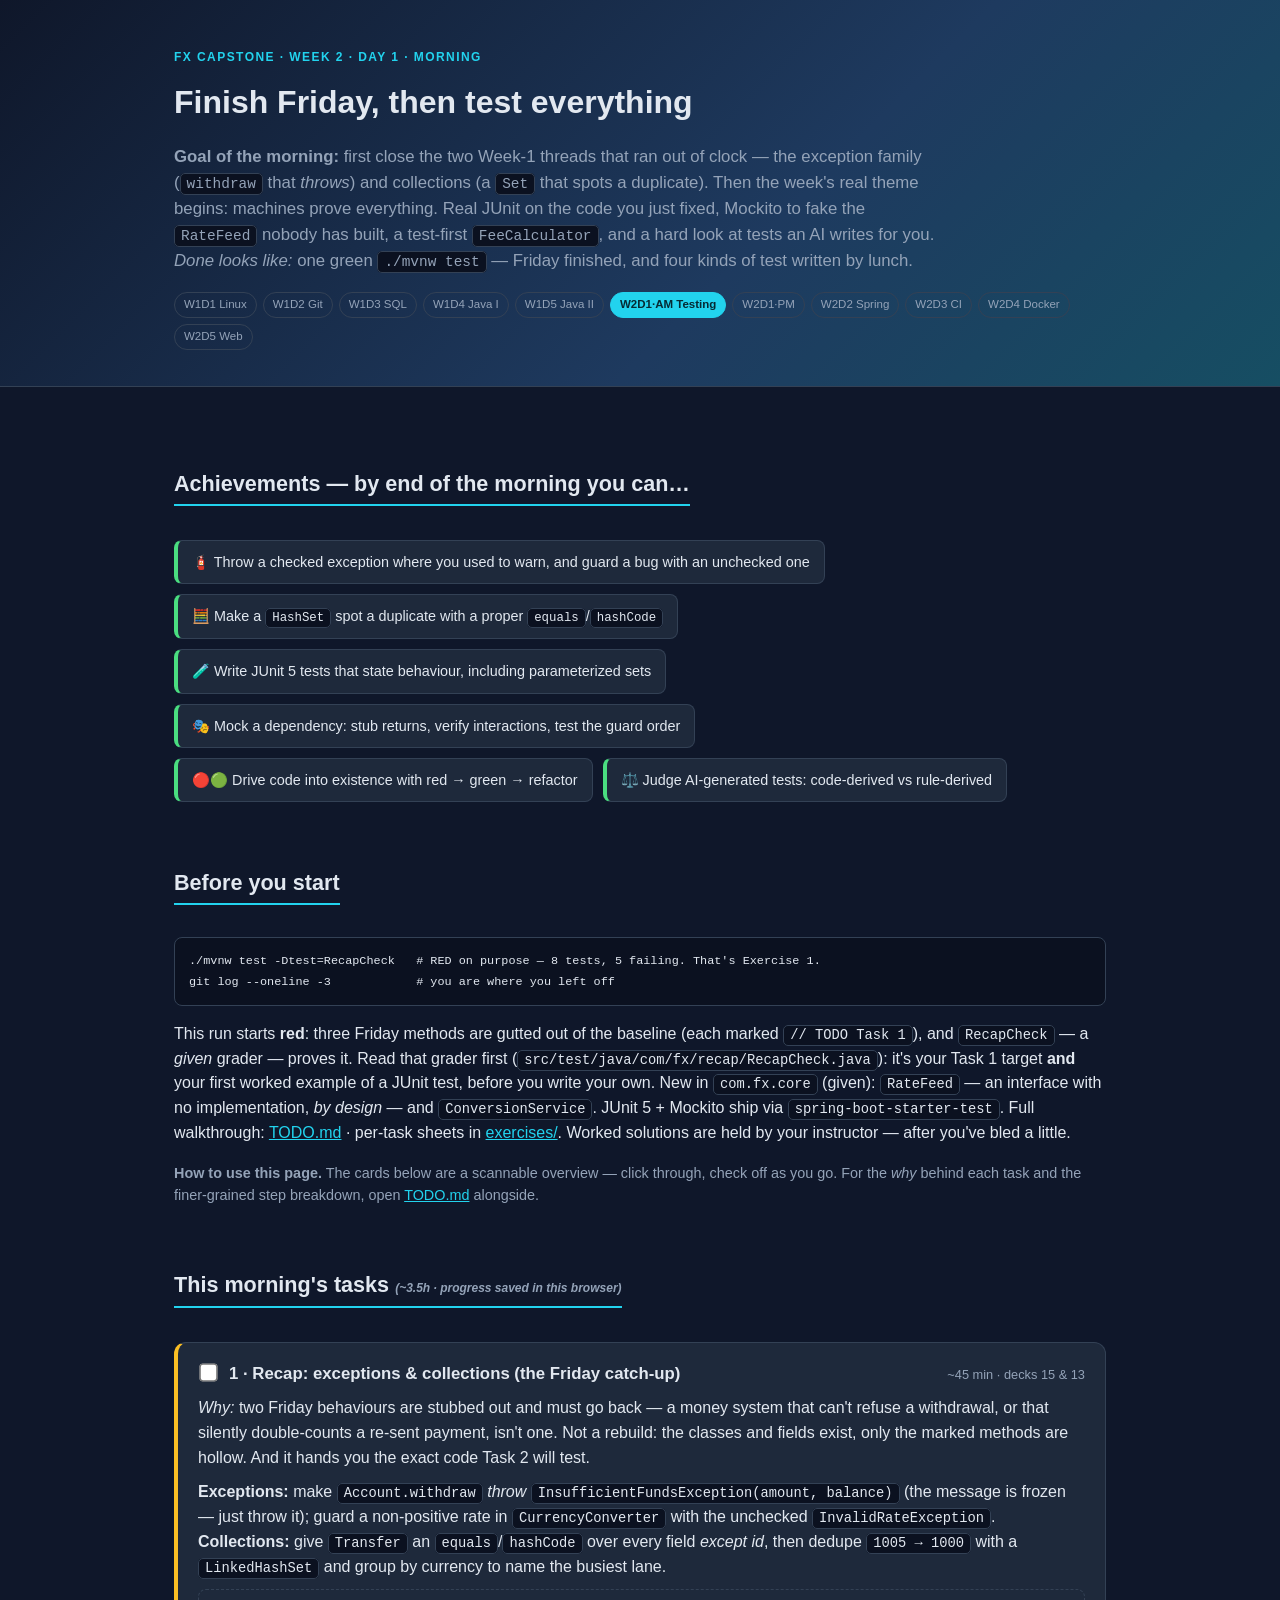
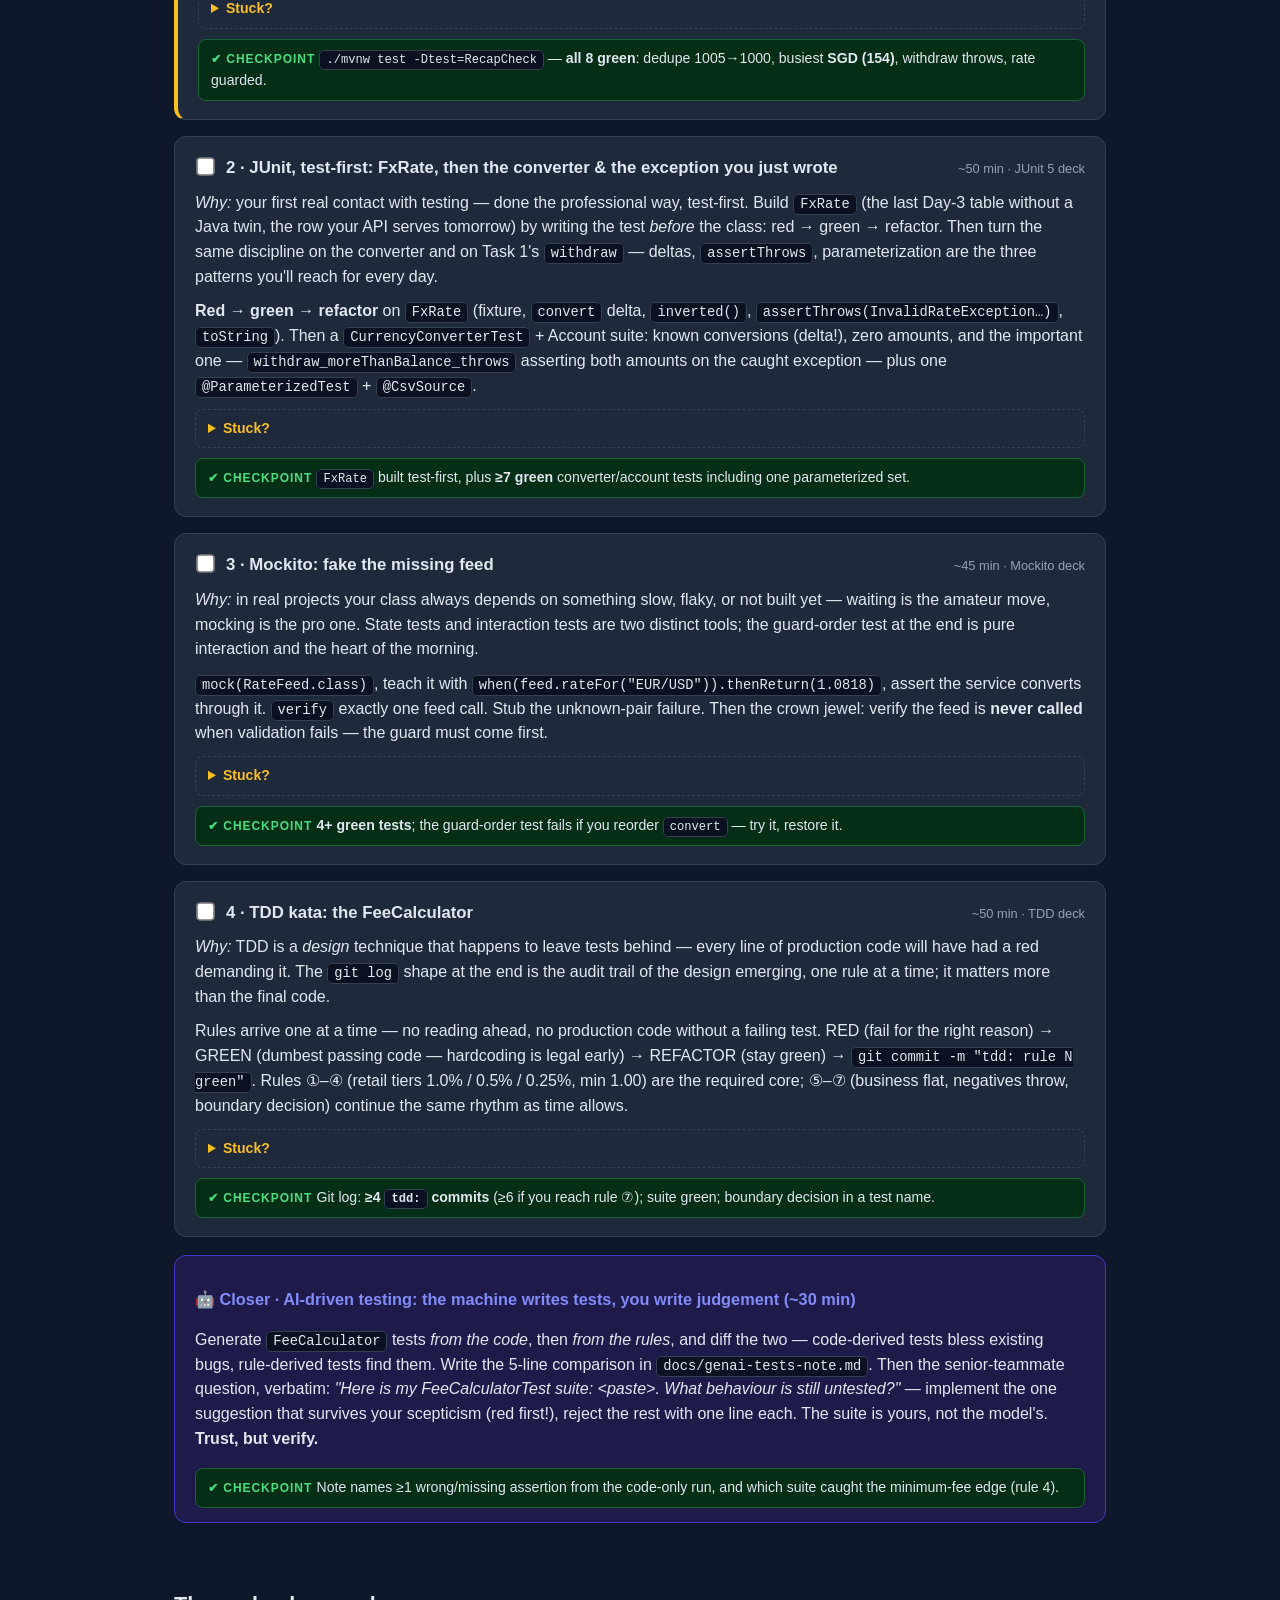
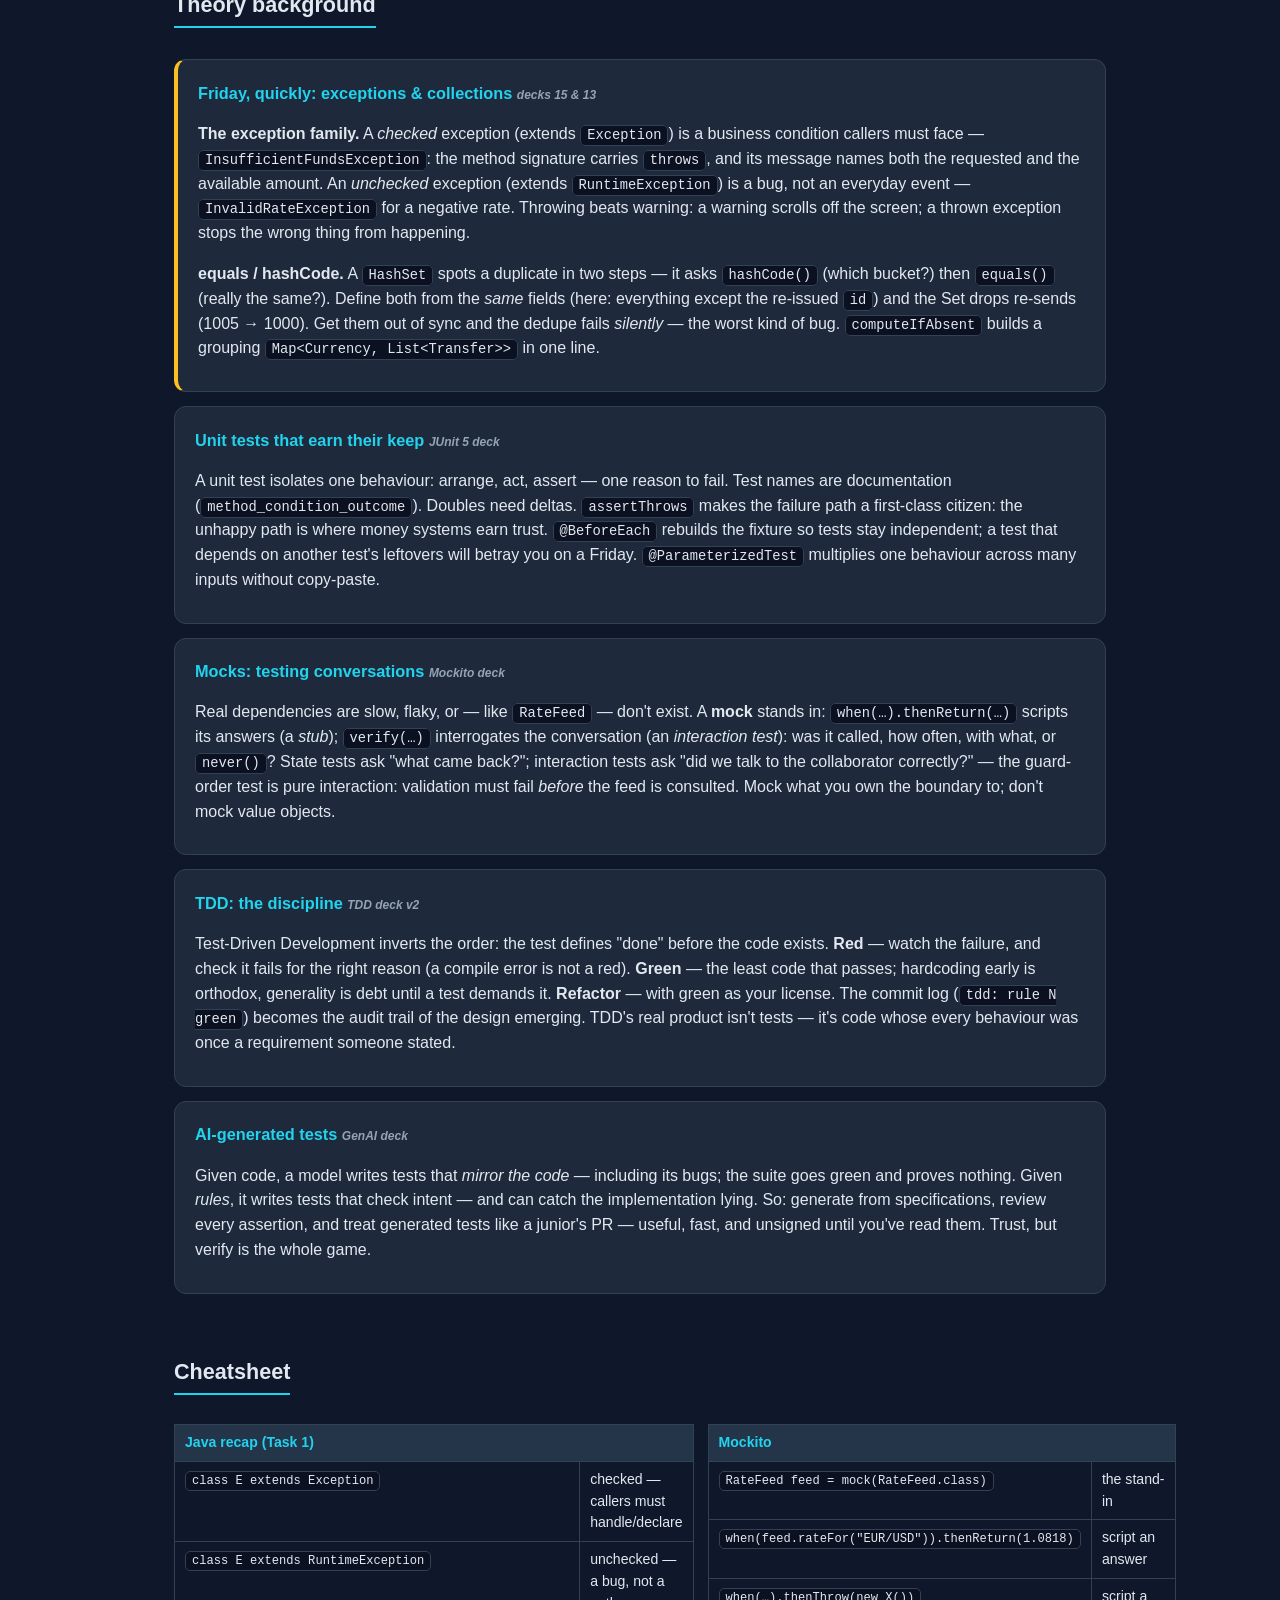
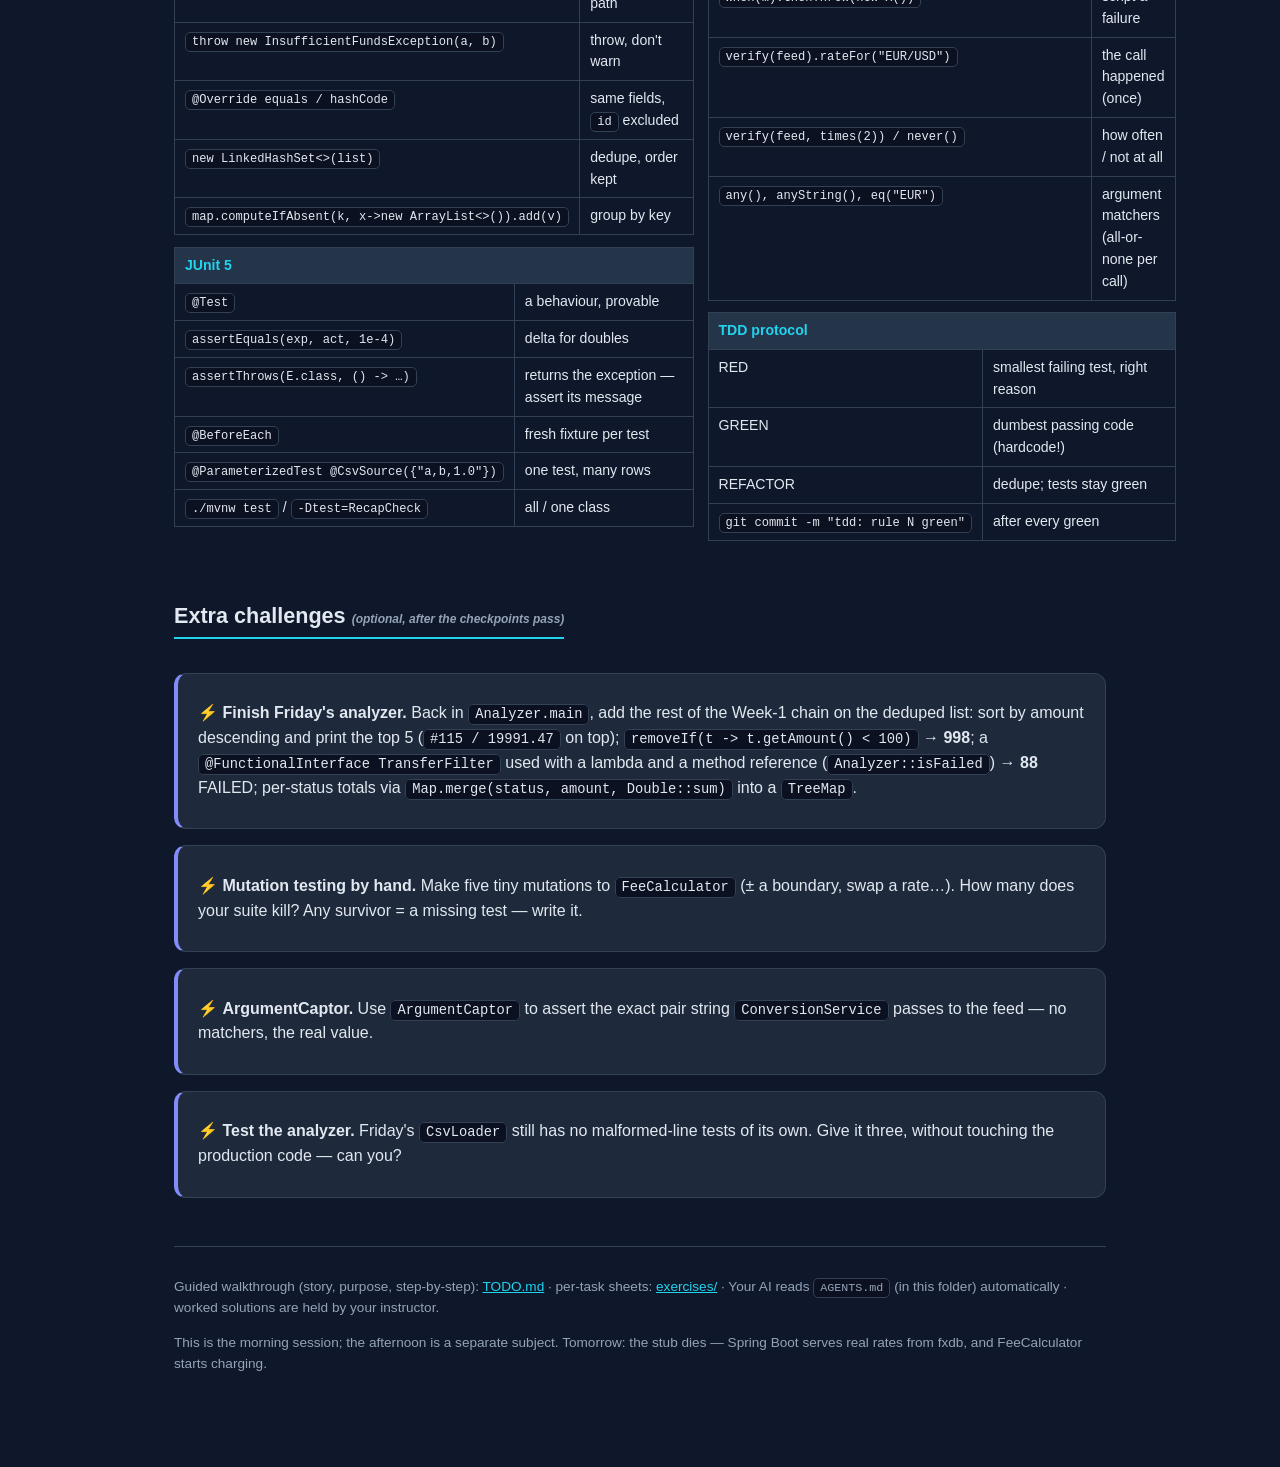
<file: index.html>
<!DOCTYPE html>
<html lang="en">
<head>
<meta charset="UTF-8">
<meta name="viewport" content="width=device-width, initial-scale=1.0">
<title>FX Capstone · W2D1 morning — recap, then JUnit/Mockito/TDD</title>
<style>
  :root{
    --bg:#0f172a; --panel:#1e293b; --panel2:#243449; --ink:#e2e8f0; --muted:#94a3b8;
    --accent:#22d3ee; --accent2:#818cf8; --good:#4ade80; --warn:#fbbf24; --code:#0b1120;
    --border:#334155;
  }
  *{box-sizing:border-box}
  body{margin:0;font-family:-apple-system,BlinkMacSystemFont,"Segoe UI",Roboto,Helvetica,Arial,sans-serif;
       background:var(--bg);color:var(--ink);line-height:1.55}
  .wrap{max-width:980px;margin:0 auto;padding:0 24px 80px}
  header.hero{background:linear-gradient(135deg,#0f172a 0%,#1e3a5f 60%,#164e63 100%);
       border-bottom:1px solid var(--border);padding:48px 0 36px;margin-bottom:32px}
  .hero .wrap{padding-bottom:0}
  .crumb{color:var(--accent);font-weight:600;letter-spacing:.12em;text-transform:uppercase;font-size:.75rem}
  h1{font-size:2rem;margin:.35em 0 .2em}
  .goal{color:var(--muted);max-width:46em;font-size:1.05rem}
  .daynav{display:flex;gap:6px;flex-wrap:wrap;margin-top:18px}
  .daynav span{font-size:.72rem;padding:3px 9px;border-radius:99px;border:1px solid var(--border);color:var(--muted)}
  .daynav span.here{background:var(--accent);color:#062a33;border-color:var(--accent);font-weight:700}
  h2{font-size:1.35rem;border-bottom:2px solid var(--accent);display:inline-block;padding-bottom:4px;margin-top:2.2em}
  h3{color:var(--accent);font-size:1.02rem;margin-bottom:.35em}
  .badges{display:flex;flex-wrap:wrap;gap:10px;padding:0;list-style:none}
  .badges li{background:var(--panel);border:1px solid var(--border);border-left:4px solid var(--good);
       border-radius:8px;padding:10px 14px;font-size:.9rem}
  .task{background:var(--panel);border:1px solid var(--border);border-radius:12px;padding:18px 20px;margin:16px 0}
  .task .thead{display:flex;align-items:baseline;gap:12px}
  .task input[type=checkbox]{transform:scale(1.4);accent-color:var(--accent);margin-right:2px}
  .task .tt{font-weight:700;font-size:1.05rem}
  .task .meta{color:var(--muted);font-size:.8rem;margin-left:auto;white-space:nowrap}
  .task p, .task ol{margin:.6em 0}
  .task ol{padding-left:1.3em}
  .task li{margin:.3em 0}
  .checkpoint{background:#052e16;border:1px solid #166534;border-radius:8px;padding:8px 12px;
       font-size:.88rem;margin-top:10px}
  .checkpoint::before{content:"✔ CHECKPOINT  ";color:var(--good);font-weight:700;font-size:.75rem;letter-spacing:.08em}
  details.hint{margin-top:10px;border:1px dashed var(--border);border-radius:8px;padding:8px 12px;font-size:.88rem}
  details.hint summary{cursor:pointer;color:var(--warn);font-weight:600}
  code,pre{font-family:ui-monospace,SFMono-Regular,Menlo,monospace;font-size:.86em}
  code{background:var(--code);padding:2px 6px;border-radius:5px;border:1px solid var(--border)}
  pre{background:var(--code);border:1px solid var(--border);border-radius:8px;padding:12px 14px;overflow-x:auto}
  pre code{background:none;border:none;padding:0}
  table{border-collapse:collapse;width:100%;margin:.8em 0;font-size:.88rem}
  th,td{border:1px solid var(--border);padding:7px 10px;text-align:left;vertical-align:top}
  th{background:var(--panel2);color:var(--accent)}
  td code{white-space:nowrap}
  .theory{background:var(--panel);border:1px solid var(--border);border-radius:12px;padding:4px 20px 14px;margin:14px 0}
  .deck{color:var(--muted);font-size:.75rem;font-style:italic}
  .xtra{border-left:4px solid var(--accent2)}
  .recap{border-left:4px solid var(--warn)}
  .genai{background:#1e1b4b;border:1px solid #4338ca;border-radius:12px;padding:14px 20px;margin:18px 0}
  .genai h3{color:var(--accent2)}
  footer{margin-top:48px;border-top:1px solid var(--border);padding-top:16px;color:var(--muted);font-size:.85rem}
  a{color:var(--accent)}
  .cols{display:grid;grid-template-columns:1fr 1fr;gap:14px}
  @media(max-width:800px){.cols{grid-template-columns:1fr}}
</style>
</head>
<body>
<header class="hero"><div class="wrap">
  <div class="crumb">FX Capstone · Week 2 · Day 1 · Morning</div>
  <h1>Finish Friday, then test everything</h1>
  <p class="goal"><strong>Goal of the morning:</strong> first close the two Week-1 threads that ran out of
  clock — the exception family (<code>withdraw</code> that <em>throws</em>) and collections (a <code>Set</code>
  that spots a duplicate). Then the week's real theme begins: machines prove everything. Real JUnit on the
  code you just fixed, Mockito to fake the <code>RateFeed</code> nobody has built, a test-first
  <code>FeeCalculator</code>, and a hard look at tests an AI writes for you. <em>Done looks like:</em> one green
  <code>./mvnw test</code> — Friday finished, and four kinds of test written by lunch.</p>
  <div class="daynav"><span>W1D1 Linux</span><span>W1D2 Git</span><span>W1D3 SQL</span><span>W1D4 Java I</span><span>W1D5 Java II</span><span class="here">W2D1·AM Testing</span><span>W2D1·PM</span><span>W2D2 Spring</span><span>W2D3 CI</span><span>W2D4 Docker</span><span>W2D5 Web</span></div>
</div></header>
<div class="wrap">

<h2>Achievements — by end of the morning you can…</h2>
<ul class="badges">
  <li>🧯 Throw a checked exception where you used to warn, and guard a bug with an unchecked one</li>
  <li>🧮 Make a <code>HashSet</code> spot a duplicate with a proper <code>equals</code>/<code>hashCode</code></li>
  <li>🧪 Write JUnit 5 tests that state behaviour, including parameterized sets</li>
  <li>🎭 Mock a dependency: stub returns, verify interactions, test the guard order</li>
  <li>🔴🟢 Drive code into existence with red → green → refactor</li>
  <li>⚖️ Judge AI-generated tests: code-derived vs rule-derived</li>
</ul>

<h2>Before you start</h2>
<pre><code>./mvnw test -Dtest=RecapCheck   # RED on purpose — 8 tests, 5 failing. That's Exercise 1.
git log --oneline -3            # you are where you left off</code></pre>
<p>This run starts <strong>red</strong>: three Friday methods are gutted out of the baseline (each marked
<code>// TODO Task 1</code>), and <code>RecapCheck</code> — a <em>given</em> grader — proves it. Read that grader
first (<code>src/test/java/com/fx/recap/RecapCheck.java</code>): it's your Task 1 target <strong>and</strong> your
first worked example of a JUnit test, before you write your own. New in <code>com.fx.core</code> (given):
<code>RateFeed</code> — an interface with no implementation, <em>by design</em> — and <code>ConversionService</code>.
JUnit 5 + Mockito ship via <code>spring-boot-starter-test</code>. Full walkthrough: <a href="TODO.md">TODO.md</a> ·
per-task sheets in <a href="exercises/">exercises/</a>. Worked solutions are held by your instructor —
after you've bled a little.</p>
<p style="color:var(--muted);font-size:.9rem"><strong>How to use this page.</strong> The cards below are a
scannable overview — click through, check off as you go. For the <em>why</em> behind each task and the
finer-grained step breakdown, open <a href="TODO.md">TODO.md</a> alongside.</p>

<h2>This morning's tasks <span class="deck">(~3.5h · progress saved in this browser)</span></h2>

<div class="task recap"><div class="thead"><input type="checkbox" data-k="w2d1mt1"><span class="tt">1 · Recap: exceptions &amp; collections (the Friday catch-up)</span><span class="meta">~45 min · decks 15 &amp; 13</span></div>
  <p><em>Why:</em> two Friday behaviours are stubbed out and must go back — a money system that can't refuse a
  withdrawal, or that silently double-counts a re-sent payment, isn't one. Not a rebuild: the classes and
  fields exist, only the marked methods are hollow. And it hands you the exact code Task 2 will test.</p>
  <p><strong>Exceptions:</strong> make <code>Account.withdraw</code> <em>throw</em>
  <code>InsufficientFundsException(amount, balance)</code> (the message is frozen — just throw it); guard a
  non-positive rate in <code>CurrencyConverter</code> with the unchecked <code>InvalidRateException</code>.
  <strong>Collections:</strong> give <code>Transfer</code> an <code>equals</code>/<code>hashCode</code> over
  every field <em>except id</em>, then dedupe <code>1005 → 1000</code> with a <code>LinkedHashSet</code> and
  group by currency to name the busiest lane.</p>
  <details class="hint"><summary>Stuck?</summary><code>equals</code> and <code>hashCode</code> must list the
  <em>same</em> fields: <code>Objects.hash(fromAccount, toAccount, amount, currency, executedAt, status)</code>.
  Include <code>id</code> by mistake and 1005 survives.</details>
  <div class="checkpoint"><code>./mvnw test -Dtest=RecapCheck</code> — <strong>all 8 green</strong>: dedupe 1005→1000, busiest <strong>SGD (154)</strong>, withdraw throws, rate guarded.</div>
</div>

<div class="task"><div class="thead"><input type="checkbox" data-k="w2d1mt2"><span class="tt">2 · JUnit, test-first: FxRate, then the converter &amp; the exception you just wrote</span><span class="meta">~50 min · JUnit 5 deck</span></div>
  <p><em>Why:</em> your first real contact with testing — done the professional way, test-first. Build
  <code>FxRate</code> (the last Day-3 table without a Java twin, the row your API serves tomorrow) by writing
  the test <em>before</em> the class: red → green → refactor. Then turn the same discipline on the converter and
  on Task 1's <code>withdraw</code> — deltas, <code>assertThrows</code>, parameterization are the three patterns
  you'll reach for every day.</p>
  <p><strong>Red → green → refactor</strong> on <code>FxRate</code> (fixture, <code>convert</code> delta,
  <code>inverted()</code>, <code>assertThrows(InvalidRateException…)</code>, <code>toString</code>). Then a
  <code>CurrencyConverterTest</code> + Account suite: known conversions (delta!), zero amounts, and the important
  one — <code>withdraw_moreThanBalance_throws</code> asserting both amounts on the caught exception — plus one
  <code>@ParameterizedTest</code> + <code>@CsvSource</code>.</p>
  <details class="hint"><summary>Stuck?</summary>Parameterized shape: <code>@CsvSource({"100,1.10,110.0", …})</code>
  with matching method parameters. Assert the exception message via the returned exception object.</details>
  <div class="checkpoint"><code>FxRate</code> built test-first, plus <strong>≥7 green</strong> converter/account tests including one parameterized set.</div>
</div>

<div class="task"><div class="thead"><input type="checkbox" data-k="w2d1mt3"><span class="tt">3 · Mockito: fake the missing feed</span><span class="meta">~45 min · Mockito deck</span></div>
  <p><em>Why:</em> in real projects your class always depends on something slow, flaky, or not built yet —
  waiting is the amateur move, mocking is the pro one. State tests and interaction tests are two distinct
  tools; the guard-order test at the end is pure interaction and the heart of the morning.</p>
  <p><code>mock(RateFeed.class)</code>, teach it with <code>when(feed.rateFor("EUR/USD")).thenReturn(1.0818)</code>,
  assert the service converts through it. <code>verify</code> exactly one feed call. Stub the unknown-pair failure.
  Then the crown jewel: verify the feed is <strong>never called</strong> when validation fails — the guard
  must come first.</p>
  <details class="hint"><summary>Stuck?</summary><code>verify(feed, never()).rateFor(anyString())</code> after a
  call that fails validation. A stub answers questions; a verify asks "did the conversation happen as designed?"</details>
  <div class="checkpoint"><strong>4+ green tests</strong>; the guard-order test fails if you reorder <code>convert</code> — try it, restore it.</div>
</div>

<div class="task"><div class="thead"><input type="checkbox" data-k="w2d1mt4"><span class="tt">4 · TDD kata: the FeeCalculator</span><span class="meta">~50 min · TDD deck</span></div>
  <p><em>Why:</em> TDD is a <em>design</em> technique that happens to leave tests behind — every line of
  production code will have had a red demanding it. The <code>git log</code> shape at the end is the audit
  trail of the design emerging, one rule at a time; it matters more than the final code.</p>
  <p>Rules arrive one at a time — no reading ahead, no production code without a failing test.
  RED (fail for the right reason) → GREEN (dumbest passing code — hardcoding is legal early) →
  REFACTOR (stay green) → <code>git commit -m "tdd: rule N green"</code>. Rules ①–④ (retail tiers
  1.0% / 0.5% / 0.25%, min 1.00) are the required core; ⑤–⑦ (business flat, negatives throw,
  boundary decision) continue the same rhythm as time allows.</p>
  <details class="hint"><summary>Stuck?</summary>If rule 1 is "&lt;1,000 → 1.0%", then <code>return amount *
  0.01;</code> is a <em>correct</em> green. Resist generality until a test demands it — that's the discipline,
  not a shortcut.</details>
  <div class="checkpoint">Git log: <strong>≥4 <code>tdd:</code> commits</strong> (≥6 if you reach rule ⑦); suite green; boundary decision in a test name.</div>
</div>

<div class="genai"><h3>🤖 Closer · AI-driven testing: the machine writes tests, you write judgement (~30 min)</h3>
  <p>Generate <code>FeeCalculator</code> tests <em>from the code</em>, then <em>from the rules</em>, and diff the
  two — code-derived tests bless existing bugs, rule-derived tests find them. Write the 5-line comparison in
  <code>docs/genai-tests-note.md</code>. Then the senior-teammate question, verbatim: <em>"Here is my
  FeeCalculatorTest suite: &lt;paste&gt;. What behaviour is still untested?"</em> — implement the one suggestion
  that survives your scepticism (red first!), reject the rest with one line each. The suite is yours, not the
  model's. <strong>Trust, but verify.</strong></p>
  <div class="checkpoint">Note names ≥1 wrong/missing assertion from the code-only run, and which suite caught the minimum-fee edge (rule 4).</div>
</div>

<h2>Theory background</h2>

<div class="theory recap"><h3>Friday, quickly: exceptions &amp; collections <span class="deck">decks 15 &amp; 13</span></h3>
<p><strong>The exception family.</strong> A <em>checked</em> exception (extends <code>Exception</code>) is a
business condition callers must face — <code>InsufficientFundsException</code>: the method signature carries
<code>throws</code>, and its message names both the requested and the available amount. An <em>unchecked</em>
exception (extends <code>RuntimeException</code>) is a bug, not an everyday event —
<code>InvalidRateException</code> for a negative rate. Throwing beats warning: a warning scrolls off the screen;
a thrown exception stops the wrong thing from happening.</p>
<p><strong>equals / hashCode.</strong> A <code>HashSet</code> spots a duplicate in two steps — it asks
<code>hashCode()</code> (which bucket?) then <code>equals()</code> (really the same?). Define both from the
<em>same</em> fields (here: everything except the re-issued <code>id</code>) and the Set drops re-sends
(1005 → 1000). Get them out of sync and the dedupe fails <em>silently</em> — the worst kind of bug.
<code>computeIfAbsent</code> builds a grouping <code>Map&lt;Currency, List&lt;Transfer&gt;&gt;</code> in one line.</p></div>

<div class="theory"><h3>Unit tests that earn their keep <span class="deck">JUnit 5 deck</span></h3>
<p>A unit test isolates one behaviour: arrange, act, assert — one reason to fail. Test names are
documentation (<code>method_condition_outcome</code>). Doubles need deltas. <code>assertThrows</code> makes
the failure path a first-class citizen: the unhappy path is where money systems earn trust.
<code>@BeforeEach</code> rebuilds the fixture so tests stay independent; a test that depends on another
test's leftovers will betray you on a Friday. <code>@ParameterizedTest</code> multiplies one behaviour
across many inputs without copy-paste.</p></div>

<div class="theory"><h3>Mocks: testing conversations <span class="deck">Mockito deck</span></h3>
<p>Real dependencies are slow, flaky, or — like <code>RateFeed</code> — don't exist. A <strong>mock</strong>
stands in: <code>when(…).thenReturn(…)</code> scripts its answers (a <em>stub</em>);
<code>verify(…)</code> interrogates the conversation (an <em>interaction test</em>): was it called, how often,
with what, or <code>never()</code>? State tests ask "what came back?"; interaction tests ask "did we talk to
the collaborator correctly?" — the guard-order test is pure interaction: validation must fail
<em>before</em> the feed is consulted. Mock what you own the boundary to; don't mock value objects.</p></div>

<div class="theory"><h3>TDD: the discipline <span class="deck">TDD deck v2</span></h3>
<p>Test-Driven Development inverts the order: the test defines "done" before the code exists.
<strong>Red</strong> — watch the failure, and check it fails for the right reason (a compile error is not a
red). <strong>Green</strong> — the least code that passes; hardcoding early is orthodox, generality is debt
until a test demands it. <strong>Refactor</strong> — with green as your license. The commit log
(<code>tdd: rule N green</code>) becomes the audit trail of the design emerging. TDD's real product isn't
tests — it's code whose every behaviour was once a requirement someone stated.</p></div>

<div class="theory"><h3>AI-generated tests <span class="deck">GenAI deck</span></h3>
<p>Given code, a model writes tests that <em>mirror the code</em> — including its bugs; the suite goes green
and proves nothing. Given <em>rules</em>, it writes tests that check intent — and can catch the
implementation lying. So: generate from specifications, review every assertion, and treat generated tests
like a junior's PR — useful, fast, and unsigned until you've read them. Trust, but verify is the whole
game.</p></div>

<h2>Cheatsheet</h2>
<div class="cols">
<div>
<table><tr><th colspan="2">Java recap (Task 1)</th></tr>
<tr><td><code>class E extends Exception</code></td><td>checked — callers must handle/declare</td></tr>
<tr><td><code>class E extends RuntimeException</code></td><td>unchecked — a bug, not a path</td></tr>
<tr><td><code>throw new InsufficientFundsException(a, b)</code></td><td>throw, don't warn</td></tr>
<tr><td><code>@Override equals / hashCode</code></td><td>same fields, <code>id</code> excluded</td></tr>
<tr><td><code>new LinkedHashSet&lt;&gt;(list)</code></td><td>dedupe, order kept</td></tr>
<tr><td><code>map.computeIfAbsent(k, x-&gt;new ArrayList&lt;&gt;()).add(v)</code></td><td>group by key</td></tr>
</table>
<table><tr><th colspan="2">JUnit 5</th></tr>
<tr><td><code>@Test</code></td><td>a behaviour, provable</td></tr>
<tr><td><code>assertEquals(exp, act, 1e-4)</code></td><td>delta for doubles</td></tr>
<tr><td><code>assertThrows(E.class, () -&gt; …)</code></td><td>returns the exception — assert its message</td></tr>
<tr><td><code>@BeforeEach</code></td><td>fresh fixture per test</td></tr>
<tr><td><code>@ParameterizedTest @CsvSource({"a,b,1.0"})</code></td><td>one test, many rows</td></tr>
<tr><td><code>./mvnw test</code> / <code>-Dtest=RecapCheck</code></td><td>all / one class</td></tr>
</table>
</div>
<div>
<table><tr><th colspan="2">Mockito</th></tr>
<tr><td><code>RateFeed feed = mock(RateFeed.class)</code></td><td>the stand-in</td></tr>
<tr><td><code>when(feed.rateFor("EUR/USD")).thenReturn(1.0818)</code></td><td>script an answer</td></tr>
<tr><td><code>when(…).thenThrow(new X())</code></td><td>script a failure</td></tr>
<tr><td><code>verify(feed).rateFor("EUR/USD")</code></td><td>the call happened (once)</td></tr>
<tr><td><code>verify(feed, times(2)) / never()</code></td><td>how often / not at all</td></tr>
<tr><td><code>any(), anyString(), eq("EUR")</code></td><td>argument matchers (all-or-none per call)</td></tr>
</table>
<table><tr><th colspan="2">TDD protocol</th></tr>
<tr><td>RED</td><td>smallest failing test, right reason</td></tr>
<tr><td>GREEN</td><td>dumbest passing code (hardcode!)</td></tr>
<tr><td>REFACTOR</td><td>dedupe; tests stay green</td></tr>
<tr><td><code>git commit -m "tdd: rule N green"</code></td><td>after every green</td></tr>
</table>
</div>
</div>

<h2>Extra challenges <span class="deck">(optional, after the checkpoints pass)</span></h2>
<div class="task xtra"><p>⚡ <strong>Finish Friday's analyzer.</strong> Back in <code>Analyzer.main</code>, add the
rest of the Week-1 chain on the deduped list: sort by amount descending and print the top 5 (<code>#115 /
19991.47</code> on top); <code>removeIf(t -&gt; t.getAmount() &lt; 100)</code> → <strong>998</strong>; a
<code>@FunctionalInterface TransferFilter</code> used with a lambda and a method reference
(<code>Analyzer::isFailed</code>) → <strong>88</strong> FAILED; per-status totals via
<code>Map.merge(status, amount, Double::sum)</code> into a <code>TreeMap</code>.</p></div>
<div class="task xtra"><p>⚡ <strong>Mutation testing by hand.</strong> Make five tiny mutations to
<code>FeeCalculator</code> (± a boundary, swap a rate…). How many does your suite kill? Any survivor = a
missing test — write it.</p></div>
<div class="task xtra"><p>⚡ <strong>ArgumentCaptor.</strong> Use <code>ArgumentCaptor</code> to assert the exact
pair string <code>ConversionService</code> passes to the feed — no matchers, the real value.</p></div>
<div class="task xtra"><p>⚡ <strong>Test the analyzer.</strong> Friday's <code>CsvLoader</code> still has no
malformed-line tests of its own. Give it three, without touching the production code — can you?</p></div>

<footer>
  <p>Guided walkthrough (story, purpose, step-by-step): <a href="TODO.md">TODO.md</a> · per-task sheets:
  <a href="exercises/">exercises/</a> · Your AI reads <code>AGENTS.md</code> (in this folder) automatically ·
  worked solutions are held by your instructor.</p>
  <p>This is the morning session; the afternoon is a separate subject. Tomorrow: the stub dies — Spring Boot
  serves real rates from fxdb, and FeeCalculator starts charging.</p>
</footer>
</div>
<script>
document.querySelectorAll('input[data-k]').forEach(cb=>{
  cb.checked = localStorage.getItem('fx-'+cb.dataset.k)==='1';
  cb.addEventListener('change',()=>localStorage.setItem('fx-'+cb.dataset.k, cb.checked?'1':'0'));
});
</script>
</body>
</html>
</file>
